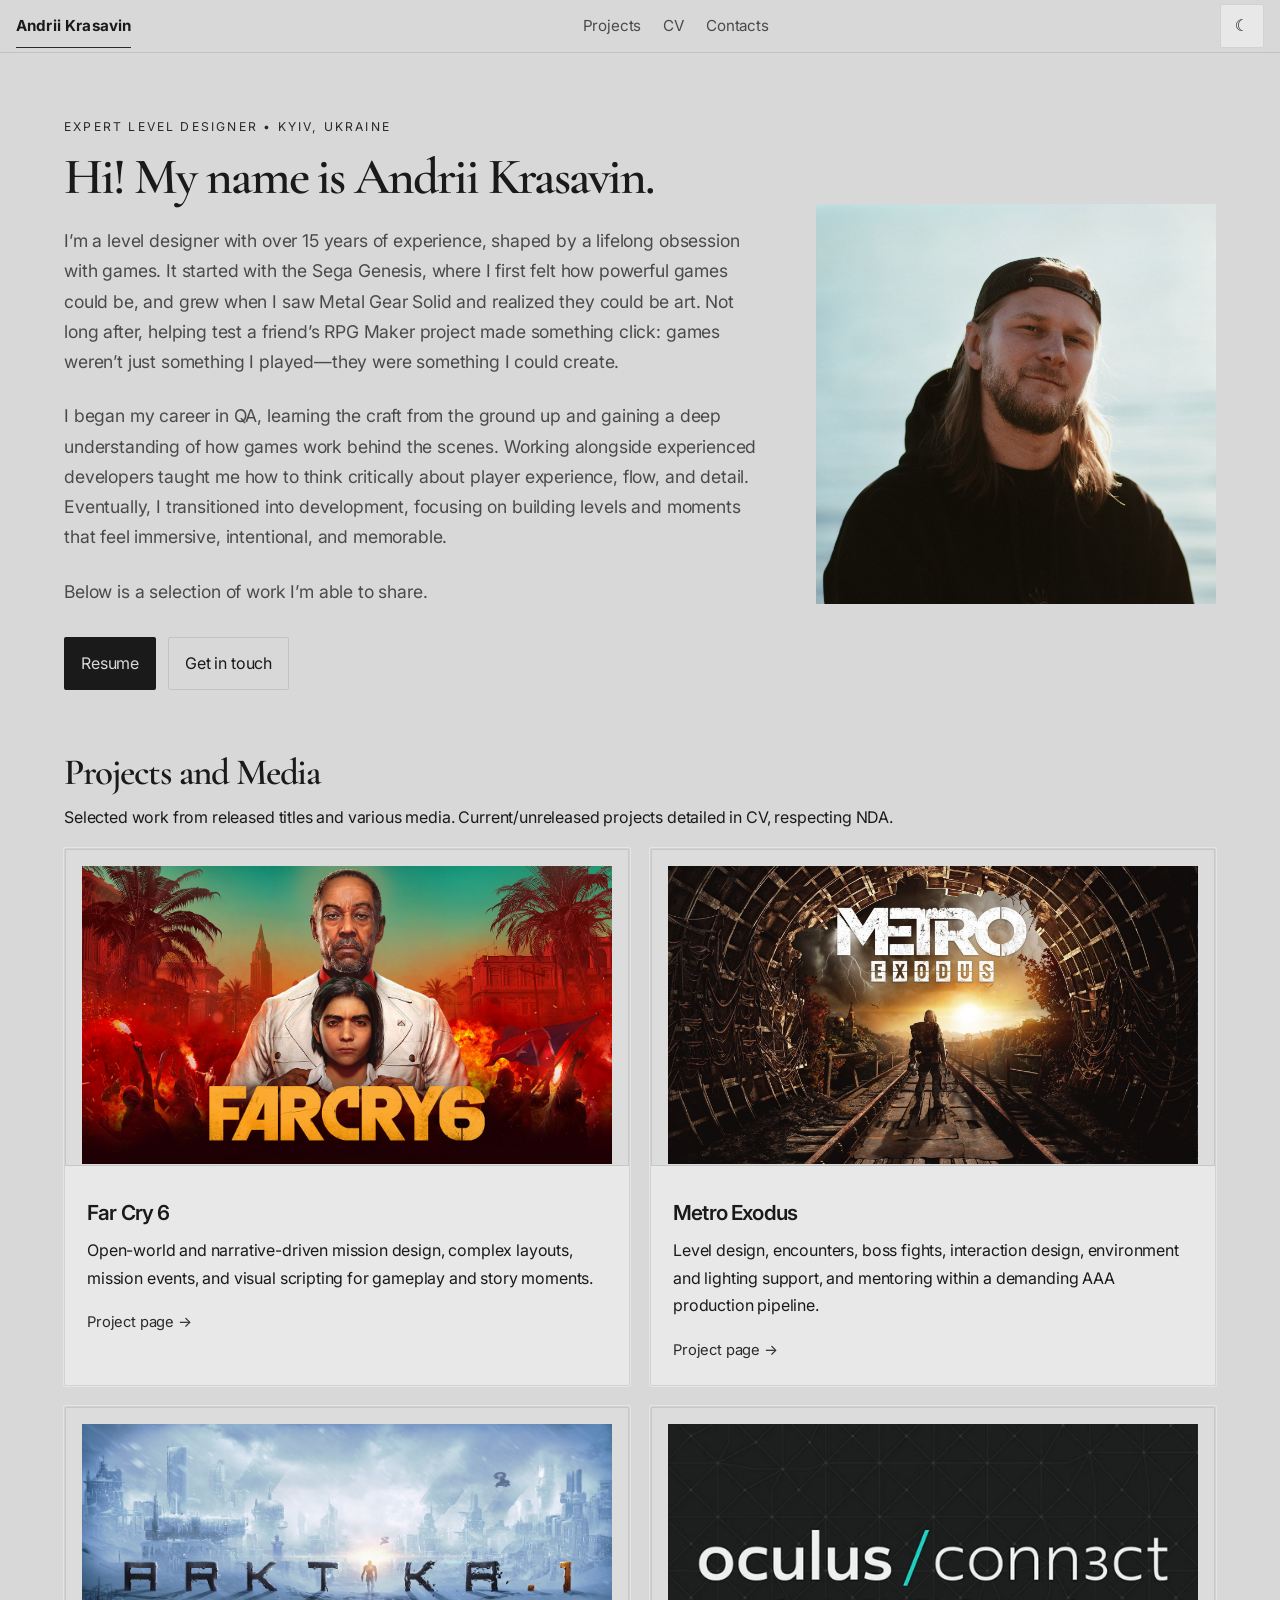
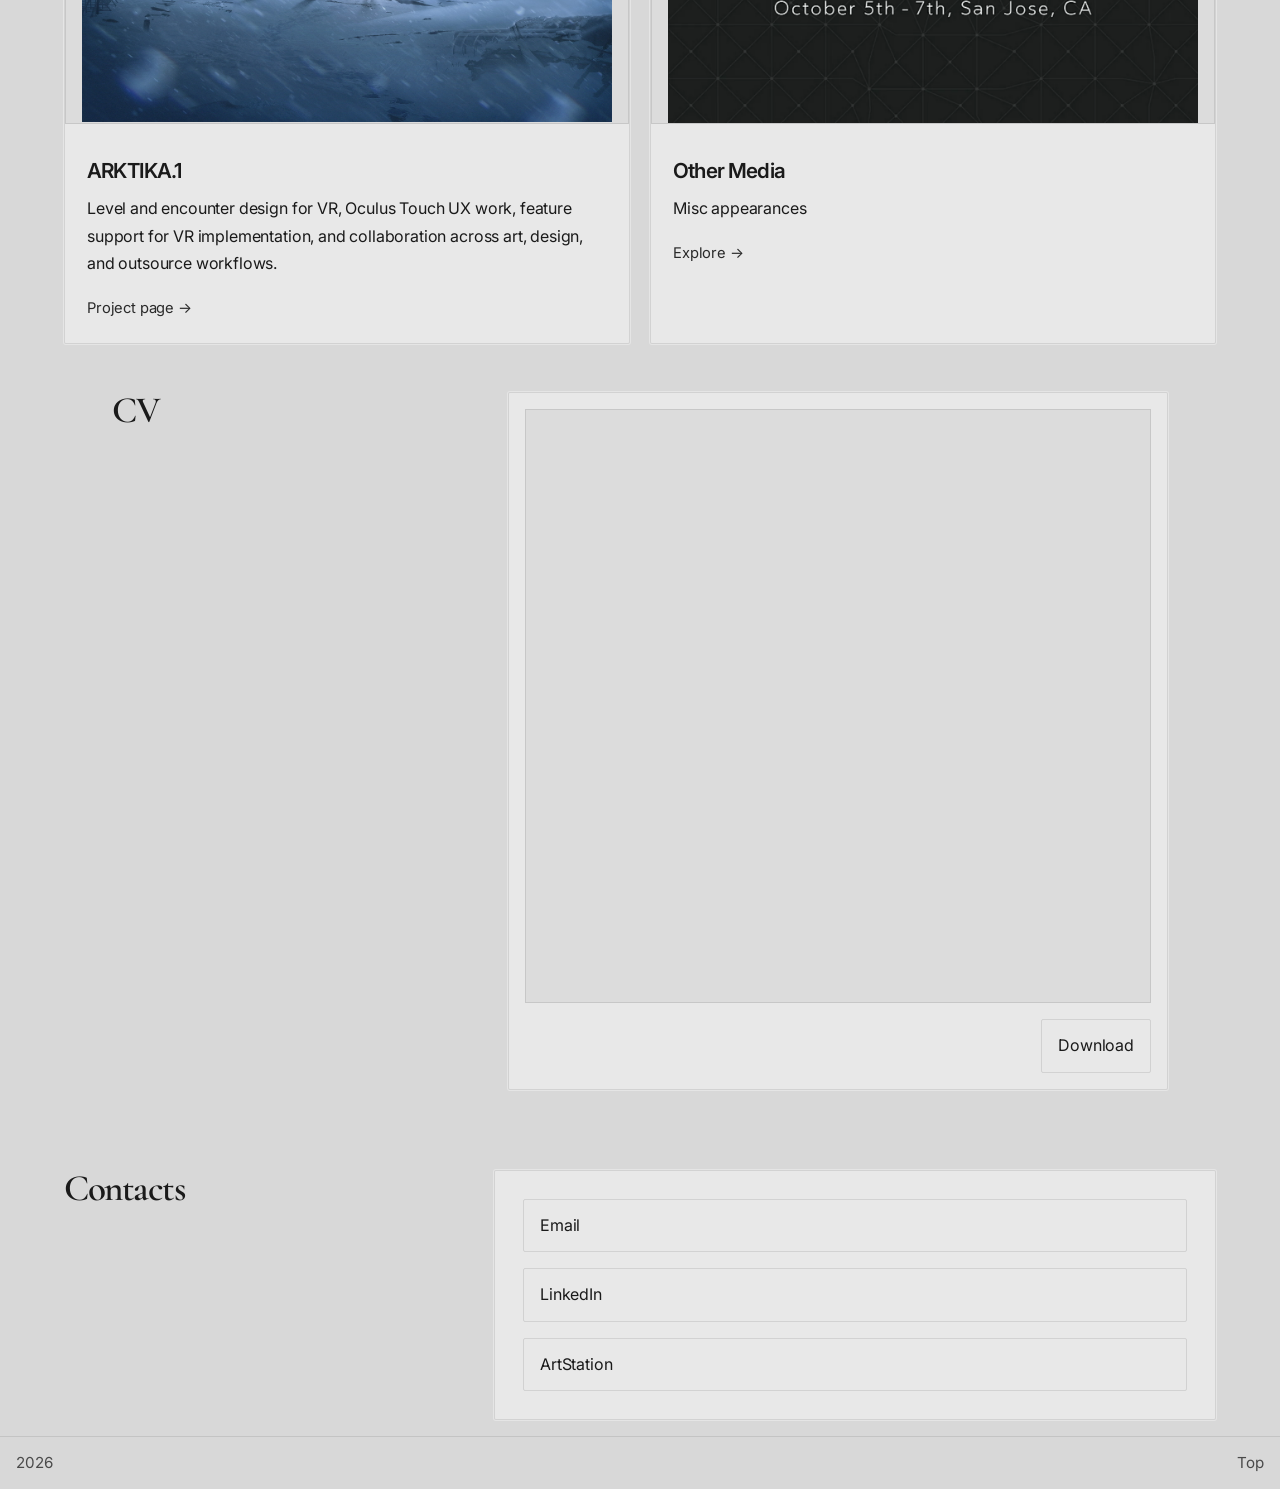
<file: index.html>
<!DOCTYPE html>
<html lang="en" data-theme="dark">
<head>

  <script>
    (function(){
      var t = localStorage.getItem('theme') || (matchMedia('(prefers-color-scheme:dark)').matches ? 'dark' : 'light');
      document.documentElement.setAttribute('data-theme', t);
    })();
  </script>

  <link rel="icon" type="image/x-icon" href="favicon.ico">
  <meta charset="UTF-8" />
  <meta name="viewport" content="width=device-width, initial-scale=1.0" />
  <title>Andrii Krasavin — Level Design Portfolio</title>
  <meta name="description" content="Level design portfolio of Andrii Krasavin." />
  <meta property="og:type" content="website" />
  <link rel="preconnect" href="https://fonts.googleapis.com">
  <link rel="preconnect" href="https://fonts.gstatic.com" crossorigin>
  <link href="https://fonts.googleapis.com/css2?family=Inter:wght@400;500;600;700;800&family=Cormorant+Garamond:wght@500;600;700&display=swap" rel="stylesheet">
  <link rel="stylesheet" href="./assets/style.css" />

  <!-- Primary SEO -->
    <title>Andrii Krasavin | Level Designer Portfolio</title>
    <meta name="description" content="Portfolio of Andrii Krasavin, level designer with 15+ years of experience in AAA and VR projects including Far Cry 6, Metro Exodus, and ARKTIKA.1.">
    <meta name="robots" content="index, follow, max-image-preview:large, max-snippet:-1, max-video-preview:-1">
    <link rel="canonical" href="https://akrasavin.github.io/portfolio/">

    <!-- Open Graph -->
    <meta property="og:type" content="website">
    <meta property="og:title" content="Andrii Krasavin | Level Designer Portfolio">
    <meta property="og:description" content="Portfolio of Andrii Krasavin, level designer with 15+ years of experience in AAA and VR projects including Far Cry 6, Metro Exodus, and ARKTIKA.1.">
    <meta property="og:url" content="https://akrasavin.github.io/portfolio/">
    <meta property="og:site_name" content="Andrii Krasavin Portfolio">
    <meta property="og:image" content="https://akrasavin.github.io/portfolio/preview.png">

  <!-- Twitter -->
    <meta name="twitter:card" content="summary_large_image">
    <meta name="twitter:title" content="Andrii Krasavin | Level Designer Portfolio">
    <meta name="twitter:description" content="Portfolio of Andrii Krasavin, level designer with 15+ years of experience in AAA and VR projects including Far Cry 6, Metro Exodus, and ARKTIKA.1.">
    <meta name="twitter:image" content="https://akrasavin.github.io/portfolio/preview.png">
</head>


<body>

<header class="site-header" id="top">
<div class="container header-inner">
<a class="brand" href="#hero">
<span class="brand-text">Andrii Krasavin</span>
</a>
<nav class="main-nav" aria-label="Main navigation">
<a href="#projects">Projects</a>
<a href="#resume">CV</a>
<a href="#contact">Contacts</a>
</nav>
<button class="theme-toggle" type="button" data-theme-toggle aria-label="Switch theme">
<span aria-hidden="true">◐</span>
</button>
</div>
</header>


<main id="main">
<section class="hero section" id="hero">
<div class="container hero-grid">
<div class="hero-copy reveal">
<p class="eyebrow">Expert Level Designer • Kyiv, Ukraine</p>
<h1 class="elastic-headline" aria-label="Hi! My name is Andrii Krasavin.">
<span class="word">Hi! My name is Andrii Krasavin.</span>
</h1>
<p class="hero-text">I’m a level designer with over 15 years of experience, shaped by a lifelong obsession with games. It started with the Sega Genesis, where I first felt how powerful games could be, and grew when I saw Metal Gear Solid and realized they could be art. Not long after, helping test a friend’s RPG Maker project made something click: games weren’t just something I played—they were something I could create.</p>
<p class="hero-text">I began my career in QA, learning the craft from the ground up and gaining a deep understanding of how games work behind the scenes. Working alongside experienced developers taught me how to think critically about player experience, flow, and detail. Eventually, I transitioned into development, focusing on building levels and moments that feel immersive, intentional, and memorable.</p>
<p class="hero-text">Below is a selection of work I’m able to share.</p>
<div class="hero-actions">
<a class="btn btn-primary" href="#resume">Resume</a>
<a class="btn btn-secondary" href="#contact">Get in touch</a>
</div>
</div>
<aside class="hero-panel reveal delay-1 profile-panel" aria-label="Profile photo">
<img src="./assets/Photo/photo.jpg" alt="Andrii Krasavin profile photo" class="profile-photo" />
</aside>
</div>
</section>


<section class="section" id="projects">
<div class="container">
<div class="section-intro reveal">
<h2>Projects and Media</h2>
<p>Selected work from released titles and various media. Current/unreleased projects detailed in CV, respecting NDA.</p>
</div>


<div class="projects-grid projects-grid-pages">
<a class="project-card project-link reveal delay-2" href="projects/far-cry-6.html">
<div class="project-image project-image-3" aria-hidden="true">
<img src="./assets/FarCry/FarCry6_main.jpg" alt="Far Cry 6 logo" class="case-image" />
</div>
<div class="project-body">
<div class="project-topline">
</div>
<h3>Far Cry 6</h3>
<p>Open-world and narrative-driven mission design, complex layouts, mission events, and visual scripting for gameplay and story moments.</p>
<div class="project-cta">Project page →</div>
</div>
</a>


<a class="project-card project-link reveal" href="projects/metro-exodus.html">
<div class="project-image project-image-4" aria-hidden="true">
<img src="./assets/Metro/Metro_main.jpg" alt="Metro Exodus logo" class="case-image" />
</div>
<div class="project-body">
<div class="project-topline">
</div>
<h3>Metro Exodus</h3>
<p>Level design, encounters, boss fights, interaction design, environment and lighting support, and mentoring within a demanding AAA production pipeline.</p>
<div class="project-cta">Project page →</div>
</div>
</a>


<a class="project-card project-link reveal delay-1" href="projects/arktika.html">
<div class="project-image project-image-5" aria-hidden="true">
<img src="./assets/Arktika/arktika.jpg" alt="ARKTIKA.1 logo" class="case-image" />
</div>
<div class="project-body">
<div class="project-topline">
</div>
<h3>ARKTIKA.1</h3>
<p>Level and encounter design for VR, Oculus Touch UX work, feature support for VR implementation, and collaboration across art, design, and outsource workflows.</p>
<div class="project-cta">Project page →</div>
</div>
</a>


<a class="project-card project-link reveal delay-2" href="projects/media.html">
<div class="project-image project-image-6" aria-hidden="true">
<img src="./assets/Other/oculus.webp" alt="Media" class="case-image" />
</div>
<div class="project-body">
<div class="project-topline">
</div>
<h3>Other Media</h3>
<p>Misc appearances</p>
<div class="project-cta">Explore →</div>
</div>
</a>
</div>
</div>


<section class="section" id="resume">
  <div class="container split-layout">
    <div class="section-intro reveal">
      <h2>CV</h2>
    </div>
    <div class="content-card reveal delay-1 cv-panel">
<div class="cv-box">
  <iframe class="cv-frame"
          src="./assets/CV/AndriiKrasavin2026CV.pdf#toolbar=0&navpanes=0&scrollbar=0"
          title="Andrii Krasavin CV"
          loading="lazy">
  </iframe>
    <a class="cv-mobile-link btn btn-primary" href="./assets/CV/AndriiKrasavin2026CV.pdf" target="_blank" rel="noopener noreferrer">Open CV in new tab</a>
</div>
    <div class="cv-actions cv-desktop-only">
    <a class="btn btn-secondary" href="./assets/CV/AndriiKrasavin2026CV.pdf" download>Download</a>
</div>
  </div>
</div>
</section>


</section>
    <section class="section" id="contact">
<div class="container split-layout">
<div class="section-intro reveal">
<h2>Contacts</h2>
</div>
<div class="content-card reveal delay-1 contact-panel-box">
<div class="contact-links">
<a class="btn btn-secondary" href="mailto:andrii.krasavin75@gmail.com">Email</a>
  <a class="btn btn-secondary" href="https://www.linkedin.com/in/andriikrasavin//" target="_blank" rel="noopener noreferrer">LinkedIn</a>
<a class="btn btn-secondary" href="https://www.artstation.com/akrasavin" target="_blank" rel="noopener noreferrer">ArtStation</a>
</div>
</div>
</div>


</section>
  </main>
  <footer class="site-footer">
<div class="container footer-inner">
<p><span id="year">
</span></p>
<a href="#hero">Top</a>
</div>
</footer>
<script src="./assets/script.js" defer>
</script>
</body>
</html>
</file>
<file: assets/style.css>
/* =========================
   Theme variables
========================= */

:root,
[data-theme="light"] {
  --bg: #d8d8d8;
  --surface: #e8e8e8;
  --surface-2: #dcdcdc;
  --line: rgba(55, 55, 55, 0.12);
  --line-strong: rgba(55, 55, 55, 0.2);
  --text: #1a1a1a;
  --muted: #4a4a4a;
  --accent: #2a2a2a;
  --accent-strong: #6b6b6b;
  --shadow: 0 0 0 1px rgba(255, 255, 255, 0.32);
  --shadow-lg: 0 0 0 1px rgba(255, 255, 255, 0.32);
  --radius-xs: 2px;
  --w: 1360px;
  --serif: "Cormorant Garamond", Georgia, serif;
  --sans: "Inter", system-ui, sans-serif;
}

[data-theme="dark"] {
  --bg: #111111;
  --surface: #1a1a1a;
  --surface-2: #222222;
  --line: rgba(100, 100, 100, 0.1);
  --line-strong: rgba(100, 100, 100, 0.16);
  --text: #e5e5e5;
  --muted: #b0b0b0;
  --accent: #9a9a9a;
  --accent-strong: #b0b0b0;
  --shadow: 0 0 0 1px rgba(255, 255, 255, 0.32);
  --shadow-lg: 0 0 0 1px rgba(255, 255, 255, 0.32);
}

/* =========================
   Base
========================= */

* {
  box-sizing: border-box;
}

html {
  scroll-behavior: smooth;
  scroll-padding-top: 92px;
  text-size-adjust: none;
  -webkit-text-size-adjust: none;
}

body {
  margin: 0;
  min-height: 100vh;
  background: var(--bg);
  color: var(--text);
  font: 16px/1.72 var(--sans);
  letter-spacing: -0.01em;
  -webkit-font-smoothing: antialiased;
  text-rendering: optimizeLegibility;
}

a {
  color: inherit;
  text-decoration: none;
}

img,
svg {
  display: block;
  max-width: 100%;
}

button,
input,
textarea,
select {
  font: inherit;
}

button {
  cursor: pointer;
  border: 0;
  background: none;
}

:focus-visible {
  outline: 2px solid var(--accent);
  outline-offset: 3px;
  border-radius: var(--radius-xs);
}

.container {
  width: min(calc(100% - 2rem), var(--w));
  margin-inline: auto;
}

.section {
  padding: 48px;
}

p {
  margin: 0;
}

h1,
h2,
h3 {
  margin: 0;
  line-height: 1.02;
  letter-spacing: -0.04em;
}

h1 {
  font-family: var(--serif);
  font-size: clamp(3.35rem, 7vw, 7.2rem);
  font-weight: 600;
  max-width: 10.5ch;
}

h2 {
  font-family: var(--serif);
  font-size: clamp(2.15rem, 2.9vw, 3.35rem);
  font-weight: 600;
}

h3 {
  font-size: clamp(1.14rem, 1.02rem + 0.34vw, 1.45rem);
  font-weight: 600;
}

/* =========================
Header
========================= */

.site-header {
  position: sticky;
  top: 0;
  align-self: start;
  z-index: 20;
  background: color-mix(in srgb, var(--bg) 88%, transparent);
  backdrop-filter: blur(12px);
  border-bottom: 1px solid var(--line);
}

.hero-grid,
.split-layout {
  display: grid;
  gap: 24px;
}

.header-inner {
  display: flex;
  align-items: center;
  justify-content: space-between;
  min-height: 52px;
  gap: 16px;
}

.brand {
  display: inline-flex;
  align-items: center;
  gap: 12px;
  min-height: 44px;
  font-size: 0.95rem;
  font-weight: 700;
  letter-spacing: 0.01em;
  white-space: nowrap;
  flex-shrink: 0;
  position: relative;
  padding: 4px 0;
  color: var(--muted);
}

.main-nav {
  display: flex;
  justify-content: center;
  align-items: center;
  flex-wrap: nowrap;
  gap: 22px;
  flex: 1;
}

.main-nav a {
  position: relative;
  display: inline-block;
  padding: 4px 0;
  color: var(--muted);
  font-size: 0.95rem;
}

.brand::after,
.main-nav a::after,
.footer-inner a::after {
  content: "";
  position: absolute;
  left: 0;
  bottom: 0;
  width: 100%;
  height: 1px;
  background: var(--accent);
  transform: scaleX(0);
  transform-origin: left;
  transition: transform 180ms ease;
}

.brand:hover,
.brand[aria-current="true"],
.main-nav a:hover,
.main-nav a[aria-current="true"],
.footer-inner a:hover,
.footer-inner a:focus-visible {
  color: var(--text);
}

.brand:hover::after,
.brand[aria-current="true"]::after,
.main-nav a:hover::after,
.main-nav a[aria-current="true"]::after,
.footer-inner a:hover::after,
.footer-inner a:focus-visible::after {
  transform: scaleX(1);
}

.theme-toggle {
  width: 44px;
  height: 44px;
  border-radius: var(--radius-xs);
  border: 1px solid var(--line);
  background: var(--surface);
  color: var(--text);
  display: inline-grid;
  place-items: center;
  flex-shrink: 0;
}

/* =========================
   Shared cards / buttons
========================= */

.hero-panel,
.content-card,
.project-card {
  background: var(--surface);
  border: 1px solid var(--line);
  border-radius: var(--radius-xs);
  box-shadow: var(--shadow-lg);
}

.content-card {
  display: grid;
  gap: 18px;
  padding: 16px;
}

.btn {
  min-height: 44px;
  padding: 12px 16px;
  border-radius: var(--radius-xs);
  border: 1px solid var(--line);
  transition: transform 160ms ease, background 160ms ease,
    border-color 160ms ease, color 160ms ease;
}

.btn:hover {
  transform: translateY(-1px);
}

.btn-primary {
  background: var(--text);
  color: var(--bg);
  border-color: transparent;
}

.btn-primary:hover {
  background: var(--accent-strong);
  color: var(--bg);
}

.btn-secondary {
  background: transparent;
}

/* =========================
   Home page
========================= */

.hero {
  padding-top: 64px;
}

.hero-grid {
  grid-template-columns: 1fr auto;
  align-items: center;
}

.eyebrow {
  margin: 0 0 14px;
  color: var(--accent);
  font-size: 0.76rem;
  letter-spacing: 0.18em;
  text-transform: uppercase;
}

.elastic-headline {
  display: block;
  font-size: clamp(1.8rem, 4vw, 3.4rem);
  line-height: 0.98;
  white-space: nowrap;
  letter-spacing: -0.04em;
}

.elastic-headline .word {
  font-size: inherit;
}

.hero-text {
  margin-top: 24px;
  max-width: 64ch;
  color: var(--muted);
  font-size: 1.1rem;
}

.hero-actions,
.project-topline {
  display: flex;
  flex-wrap: wrap;
  gap: 12px;
}

.hero-actions {
  margin-top: 30px;
}

.hero-panel {
  background: transparent;
  border: none;
  box-shadow: none;
}

.profile-panel {
  padding: 0;
  justify-content: flex-end;
}

.profile-photo {
  width: 400px;
  height: auto;
}

.section-intro {
  display: grid;
  gap: 12px;
}

.projects-grid {
  display: grid;
  grid-template-columns: repeat(2, minmax(0, 1fr));
  gap: 20px;
  margin-top: 16px;
}

.project-card {
  overflow: hidden;
  display: flex;
  flex-direction: column;
}

.project-image {
  aspect-ratio: 16 / 9;
  position: relative;
  display: grid;
  place-items: end start;
  overflow: hidden;
  padding: 16px;
  color: var(--text);
  border: 1px solid var(--line);
  background: var(--surface-2);
}

.project-body {
  padding: 22px;
  display: grid;
  gap: 14px;
}

.project-topline {
  justify-content: space-between;
}

.project-year,
.project-role {
  color: var(--muted);
  font-size: 0.78rem;
}

.project-cta {
  margin-top: 4px;
  color: var(--accent);
  font-size: 0.92rem;
}

.project-link {
  transition: transform 160ms ease, border-color 160ms ease,
    background 160ms ease;
}

.project-link:hover {
  transform: translateY(-2px);
  border-color: var(--line-strong);
}

.project-link:hover .project-cta {
  text-decoration: underline;
}

.split-layout {
  grid-template-columns: 0.72fr 1.28fr;
  align-items: start;
}

.cv-panel {
  gap: 16px;
}

.cv-box {
  padding: 16px;
  border: 1px solid var(--line);
  background: var(--surface-2);
}

.cv-frame {
  width: 100%;
  min-height: 520px;
  border: 0;
  display: block;
}

.cv-box .cv-frame {
  min-height: 560px;
}

.cv-mobile-link {
  display: none;
  text-align: center;
}

.cv-actions {
  display: flex;
  justify-content: flex-end;
}

.contact-panel-box {
  padding: 28px;
}

.contact-links {
  display: flex;
  flex-direction: column;
  align-items: stretch;
  gap: 16px;
}

/* =========================
Footer
========================= */

.site-footer {
  padding: 0;
  border-top: 1px solid var(--line);
}

.footer-inner {
  display: flex;
  align-items: center;
  justify-content: space-between;
  min-height: 52px;
  gap: 16px;
  color: var(--muted);
  font-size: 0.95rem;
}

.footer-inner a {
  position: relative;
  display: inline-block;
  padding: 4px 0;
  color: var(--muted);
  font-size: 0.95rem;
}

/* =========================
   Project page
========================= */

.project-hero {
  padding-top: clamp(72px, 10vw, 128px);
  padding-bottom: 4px;
}

.project-hero + .section {
  padding-top: 8px;
}

.project-shell {
  display: grid;
  gap: 28px;
}

.project-header {
  display: grid;
  gap: 18px;
  padding-bottom: 28px;
  border-bottom: 1px solid var(--line);
}

.project-kicker {
  color: var(--accent);
  text-transform: uppercase;
  letter-spacing: 0.18em;
  font-size: 0.76rem;
}

.project-title {
  font-family: var(--serif);
  font-size: clamp(3.1rem, 7vw, 6.7rem);
  line-height: 0.94;
  letter-spacing: -0.05em;
  max-width: 15ch;
}

.project-summary {
  max-width: 70ch;
  color: var(--muted);
  font-size: 1.06rem;
}

/* =========================
   Meta cards
========================= */

.project-meta-grid {
  display: grid;
  grid-template-columns: repeat(4, minmax(0, 1fr));
  gap: 12px;
}

.project-meta-stacked {
  display: grid;
  grid-template-columns: 1fr;
  gap: 10px;
}

.meta-card {
  padding: 12px 14px;
  border: 1px solid var(--line);
  border-radius: var(--radius-xs);
  background: var(--surface);
}

.meta-card .stat-label {
  display: block;
  margin-bottom: 4px;
  color: var(--muted);
  font-size: 0.72rem;
  text-transform: uppercase;
  letter-spacing: 0.08em;
}

.meta-card .stat-value {
  font-size: 0.88rem;
  line-height: 1.4;
  color: var(--text);
}

.project-hero-image {
  position: relative;
  display: block;
  overflow: hidden;
  padding: 0;
  color: var(--text);
  border-radius: var(--radius-xs);
  border: 1px solid var(--line);
  box-shadow: var(--shadow-lg);
  background: var(--surface-2);
}

.project-hero-image span {
  position: relative;
  z-index: 1;
  font-weight: 700;
}

.project-hero + .section,
.section + .section {
  padding-top: 16px;
  padding-bottom: 16px;
}

.project-section {
  display: grid;
  grid-template-columns: 1fr;
  gap: 24px;
  align-items: start;
}

.project-copy {
  padding: 24px;
  border: 1px solid var(--line);
  border-radius: var(--radius-xs);
  background: var(--surface);
}

.project-copy p {
  margin-bottom: 16px;
}

.hero-slot {
  min-height: 320px;
}

.project-note {
  color: var(--muted);
  font-size: 0.96rem;
}

/* =========================
   Media
========================= */

.case-image {
  width: 100%;
  height: 100%;
  object-fit: cover;
  position: relative;
  z-index: 0;
}
/* Center image cropping on mobile devices */
.project-card .case-image {
  object-position: center center !important;
}
/* Center the image frame and its content on mobile devices */
.project-image {
  place-items: center;
}

.case-image {
  object-position: center;
}
/* =========================
   Thumbnail grid
========================= */

.thumbnail-grid {
  display: grid;
  grid-template-columns: repeat(2, minmax(0, 1fr));
  gap: 20px;
  width: 100%;
}

.thumbnail-grid-3col {
  display: grid;
  grid-template-columns: repeat(3, minmax(0, 1fr));
  gap: 16px;
  width: 100%;
}

.thumbnail-grid-4col {
  display: grid;
  grid-template-columns: repeat(4, minmax(0, 1fr));
  gap: 16px;
  width: 100%;
}

.thumbnail-grid-5col {
  display: grid;
  grid-template-columns: repeat(5, minmax(0, 1fr));
  gap: 16px;
  width: 100%;
}

.thumbnail-link {
  display: flex;
  flex-direction: column;
  text-decoration: none;
  transition: transform 0.2s ease, opacity 0.2s ease;
}

.thumbnail-link:hover {
  transform: translateY(-4px);
  opacity: 0.9;
}

.thumbnail-link .project-hero-image {
  aspect-ratio: 16 / 9;
  padding: 0;
  min-height: 0;
}

.thumbnail-link .case-image {
  width: 100%;
  height: 100%;
  object-fit: cover;
}

/* =========================
   Video thumbnails
========================= */

.video-thumb {
  position: relative;
}

.play-icon {
  position: absolute;
  inset: 0;
  z-index: 2;
  display: grid;
  place-items: center;
  font-size: 2.5rem;
  color: #fff;
  background: rgba(0, 0, 0, 0.35);
  opacity: 0;
  transition: opacity 200ms ease;
  border-radius: var(--radius-xs);
}

.thumbnail-link:hover .play-icon {
  opacity: 1;
}

.thumb-caption {
  display: grid;
  gap: 4px;
  padding: 12px 4px 4px;
}

.thumb-title {
  font-size: 0.92rem;
  font-weight: 600;
  color: var(--text);
  letter-spacing: -0.01em;
}

.thumb-desc {
  font-size: 0.82rem;
  color: var(--muted);
  line-height: 1.5;
}

/* =========================
   Lightbox
========================= */

.lightbox {
  display: none;
  position: fixed;
  inset: 0;
  z-index: 100;
  align-items: center;
  justify-content: center;
  padding: 24px;
  background: rgba(0, 0, 0, 0.92);
  cursor: zoom-out;
}

.lightbox.is-open {
  display: flex;
}

.lightbox-img {
  max-width: 100%;
  max-height: 90vh;
  object-fit: contain;
  border-radius: var(--radius-xs);
  box-shadow: 0 0 60px rgba(0, 0, 0, 0.6);
  cursor: default;
}

.lightbox-close {
  position: absolute;
  top: 20px;
  right: 24px;
  width: 44px;
  height: 44px;
  display: grid;
  place-items: center;
  color: var(--text);
  font-size: 1.4rem;
  background: var(--surface);
  border: 1px solid var(--line);
  border-radius: var(--radius-xs);
  cursor: pointer;
  transition: background 160ms ease;
}

.lightbox-close:hover {
  background: var(--surface-2);
}

.lightbox-video {
  display: none;
  width: min(90vw, 1280px);
  aspect-ratio: 16 / 9;
}

.lightbox-video.is-active {
  display: block;
}

.lightbox-video iframe {
  width: 100%;
  height: 100%;
  border: 0;
  border-radius: var(--radius-xs);
}

.lightbox.video-mode .lightbox-img {
  display: none;
}

/* =========================
   Reveal animation
========================= */

.reveal {
  opacity: 0;
  transform: translateY(18px);
  transition: opacity 520ms ease, transform 520ms ease;
}

.reveal.is-visible {
  opacity: 1;
  transform: translateY(0);
}

.delay-1 {
  transition-delay: 90ms;
}

.delay-2 {
  transition-delay: 160ms;
}

/* =========================
   Responsive
========================= */

@media (max-width: 980px) {
  .hero-grid,
  .split-layout,
  .footer-inner,
  .project-meta-grid,
  .project-section {
    grid-template-columns: 1fr;
  }

  .hero-slot {
    min-height: 220px;
  }

  .project-title {
    max-width: 11ch;
  }

  .elastic-headline {
    white-space: normal;
  }
}

@media (max-width: 640px) {
  .container {
    width: min(calc(100% - 1rem), var(--w));
  }

  h1 {
    max-width: 11ch;
  }

  .hero-text {
    font-size: 1rem;
  }

  .thumbnail-grid,
  .projects-grid {
    grid-template-columns: 1fr;
  }
}

@media (prefers-reduced-motion: reduce) {
  html {
    scroll-behavior: auto;
  }

  *,
  *::before,
  *::after {
    animation-duration: 0.01ms !important;
    animation-iteration-count: 1 !important;
    transition-duration: 0.01ms !important;
  }

  .reveal {
    opacity: 1;
    transform: none;
  }
}

/* =========================
   Hero split layout
========================= */

.hero-split {
  display: grid;
  grid-template-columns: 2fr 1fr;
  gap: 24px;
  align-items: start;
}

/* =========================
   Mobile (<=768px)
========================= */

@media (max-width: 768px) {
  .section {
    padding: 20px 0;
  }

  .container {
    width: min(calc(100% - 1rem), var(--w));
  }

  .header-inner {
    gap: 8px;
    min-height: auto;
    padding: 8px 0;
  }

  .brand {
    font-size: 0.82rem;
    width: 40px; /* ← add: match the toggle exactly */
    flex-shrink: 0; /* ← add: prevent flex from resizing it */
    overflow: hidden;
  }

  .main-nav {
    gap: 10px;
    overflow-x: auto;
  }

  .main-nav a {
    font-size: 0.82rem;
  }

  .theme-toggle {
    width: 40px;
    height: 36px;
  }

  h1 {
    font-size: clamp(2.2rem, 10vw, 3.8rem);
    max-width: none;
  }

  h2 {
    font-size: clamp(1.8rem, 7vw, 2.4rem);
  }

  .hero-text,
  .project-summary,
  .thumb-desc,
  .project-copy p {
    font-size: 0.95rem;
    line-height: 1.6;
  }

  .hero-actions,
  .project-topline {
    gap: 10px;
  }

  .btn {
    width: 100%;
    justify-content: center;
  }

  .hero-grid {
    display: flex;
    flex-direction: column;
    gap: 20px;
    align-items: center;
    text-align: center;
  }

  .profile-panel {
    order: -1;
    min-height: auto;
    display: flex;
    justify-content: center; /* center the photo inside */
    align-items: flex-start;
    padding: 24px; /* add this — matches .content-card padding */
  }

  .hero-copy {
    background: var(--surface);
    border: 1px solid var(--line);
    border-radius: var(--radius-xs);
    box-shadow: var(--shadow-lg);
    padding: 32px; /* generous padding like a content card */
  }

  .profile-photo {
    width: 160px;
    height: 160px;
    aspect-ratio: 1 / 1;
    margin: 0 auto;
    border-radius: 50%;
    object-fit: cover;
    object-position: center 10%;
  }

  .hero-actions {
    justify-content: center;
    width: 100%;
    margin-top: 16px;
  }

  .project-meta-stacked {
    grid-template-columns: 1fr;
    gap: 8px;
  }

  .meta-card {
    padding: 10px 12px;
  }

  .meta-card .stat-label {
    font-size: 0.68rem;
    margin-bottom: 2px;
  }

  .meta-card .stat-value {
    font-size: 0.84rem;
  }

  .hero-split {
    grid-template-columns: 1fr;
  }

  .project-copy,
  .content-card,
  .cv-box,
  .contact-panel-box,
  .meta-card {
    padding: 16px;
  }

  .project-hero {
    padding-top: 32px;
    padding-bottom: 8px;
  }

  .hero-slot {
    min-height: 180px;
  }

  .thumbnail-grid,
  .projects-grid,
  .project-meta-grid,
  .project-section,
  .split-layout {
    grid-template-columns: 1fr;
  }

  /* Center image cropping on mobile devices */
  .project-card .case-image {
    object-position: center center !important;
  }
  .thumbnail-grid-3col,
  .thumbnail-grid-4col {
    grid-template-columns: repeat(2, minmax(0, 1fr));
  }

  .thumb-caption {
    padding: 10px 2px 2px;
  }

  .lightbox {
    padding: 12px;
  }

  .lightbox-close {
    top: 12px;
    right: 12px;
  }

  .cv-frame {
    display: none;
  }

  .cv-desktop-only {
    display: none;
  }

  .cv-mobile-link {
    display: flex;
    justify-content: center;
    align-items: center;
    width: 100%;
    min-height: 44px;
    padding: 12px 16px;
    box-sizing: border-box;
    text-decoration: none;
    font-weight: 500;
  }

  .cv-box {
    padding: 0;
  }

  .contact-links {
    width: 100%;
    align-items: stretch;
  }

  .contact-links a {
    display: flex;
    align-items: center;
    justify-content: center;
    width: 100%;
    min-height: 44px;
    padding: 12px 16px;
    border-radius: var(--radius-xs);
    border: 1px solid var(--line);
    color: var(--text);
    text-decoration: none;
    text-align: center;
  }
  
  .site-footer {
  padding: 8px 0;
  }

  .footer-inner {
    min-height: auto;
    padding: 8px 0;
    gap: 8px;
    flex-direction: column;
    align-items: center;
    text-align: center;
  }

}

/* =========================
   Small phones (<=480px)
========================= */

@media (max-width: 480px) {
  .cv-box {
    padding: 10px;
  }

  .thumbnail-grid-3col,
  .thumbnail-grid-4col {
    grid-template-columns: 1fr;
  }
}

/* =========================
   Video Embeds
========================= */

.video-embed {
  width: 100%;
}

.video-embed iframe {
  position: absolute;
  top: 0;
  left: 0;
  width: 100%;
  height: 100%;
  border: 0;
}

/* Force center project images on mobile viewports */
@media screen and (max-width: 768px) {
  .project-card .project-image,
  .project-image {
    display: flex !important;
    align-items: center !important;
    justify-content: center !important;
    place-items: center !important;
  }

  .project-card .case-image,
  .case-image {
    object-fit: cover !important;
    object-position: center center !important;
    position: relative !important;
    top: 0 !important;
    left: 0 !important;
    transform: none !important;
    width: 100% !important;
    height: 100% !important;
  }
}
</file>
